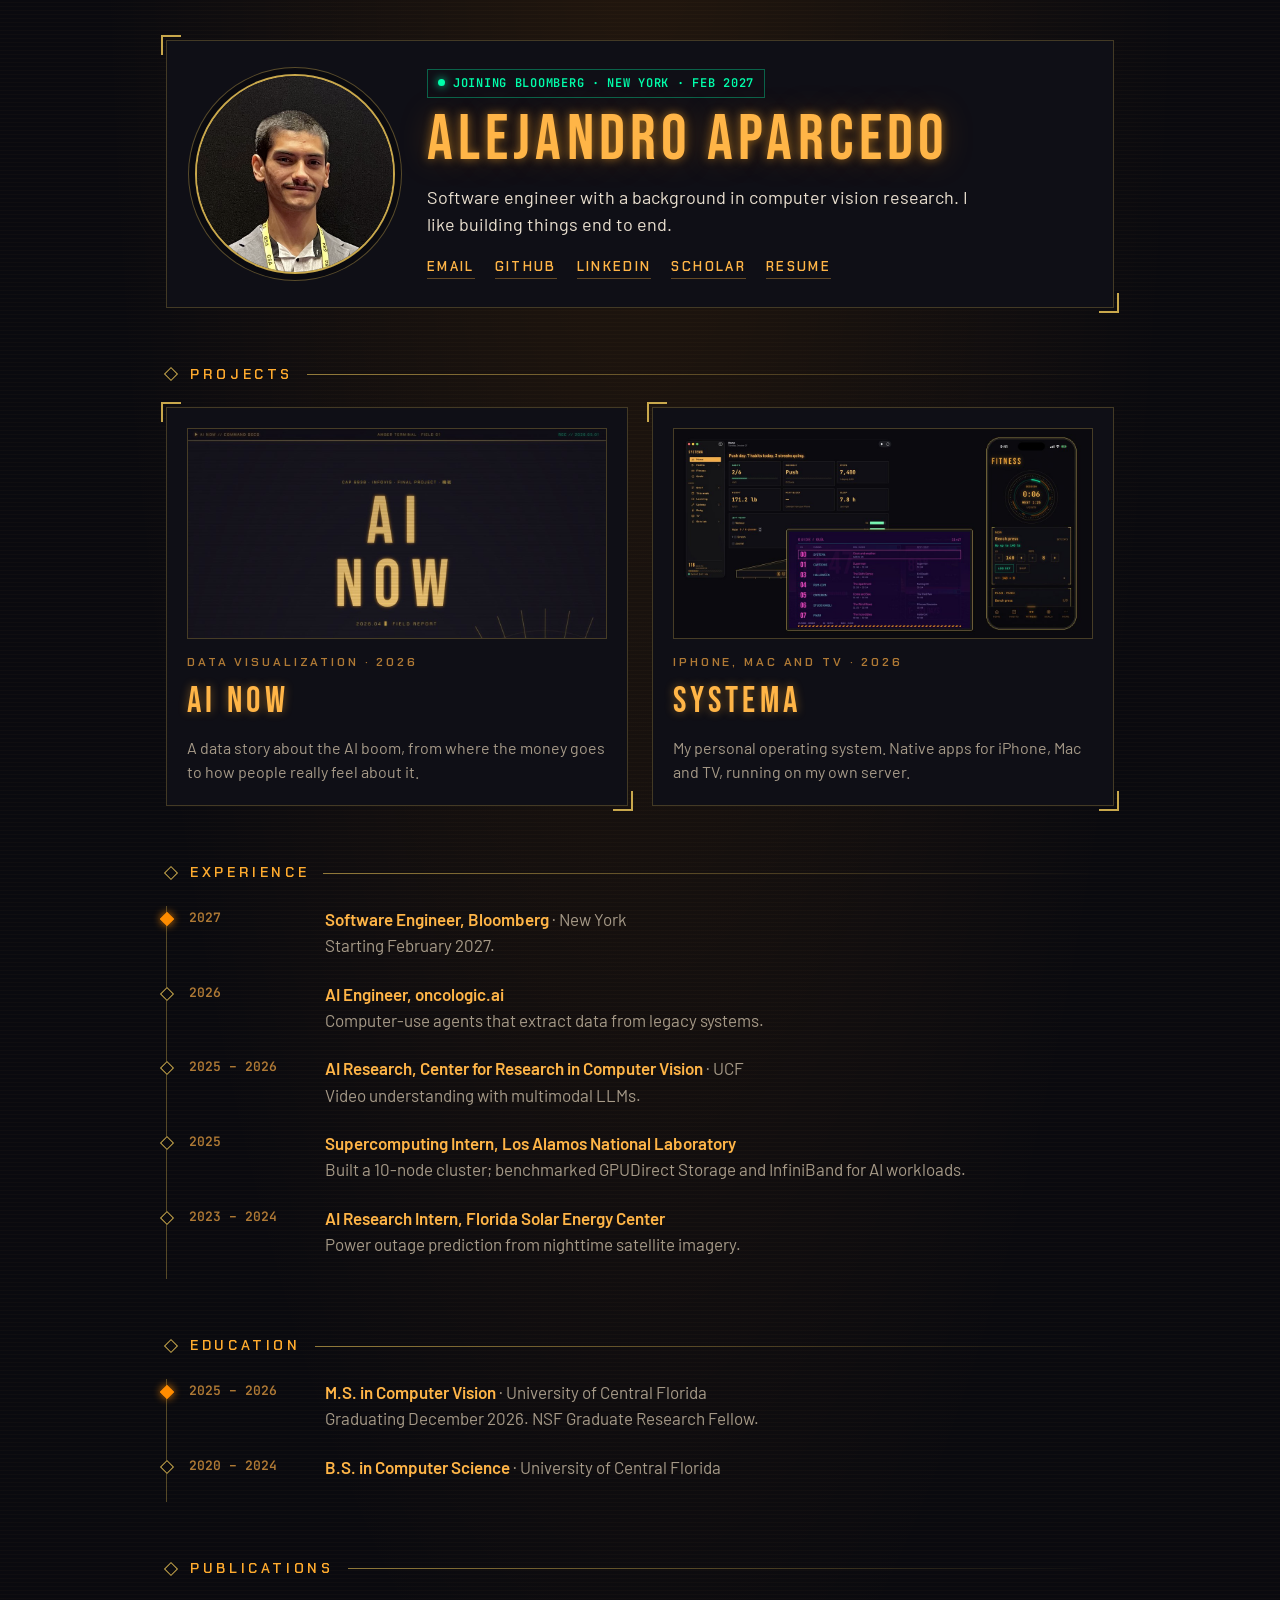
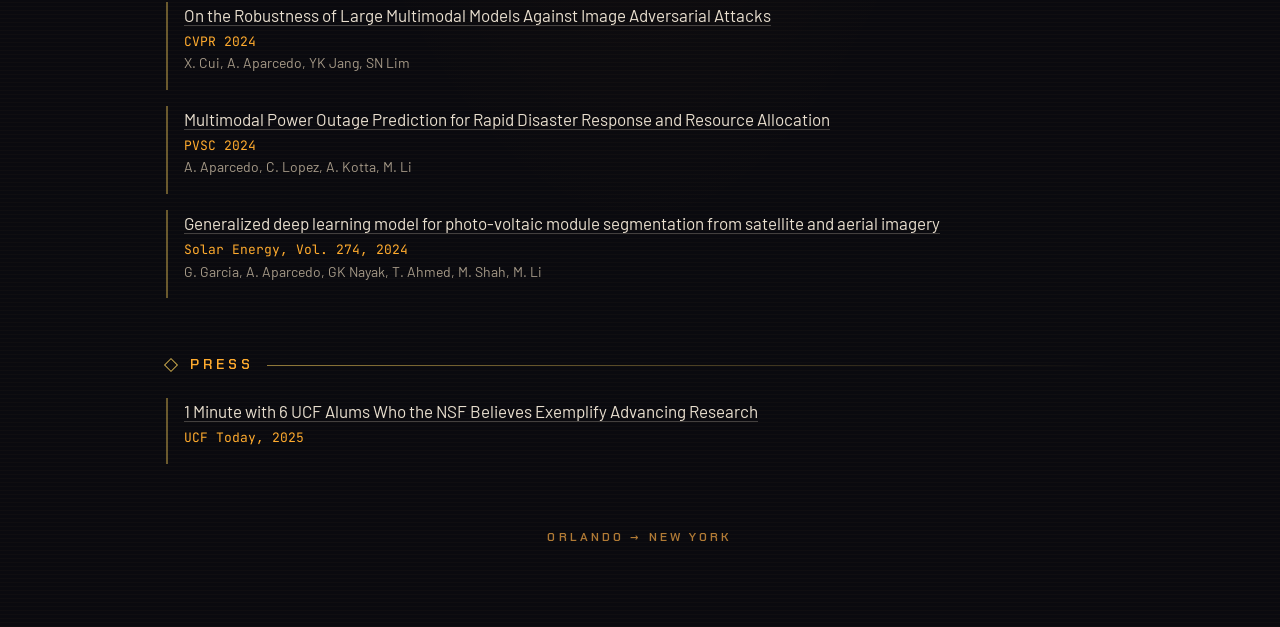
<file: index.html>
<!doctype html>
<html lang="en">
  <head>
    <meta charset="utf-8">
    <meta name="viewport" content="width=device-width, initial-scale=1">
    <title>Alejandro Aparcedo</title>
    <meta name="description" content="Alejandro Aparcedo: software engineer joining Bloomberg in New York, M.S. in Computer Vision at UCF.">
    <link rel="preconnect" href="https://fonts.googleapis.com">
    <link rel="preconnect" href="https://fonts.gstatic.com" crossorigin>
    <link href="https://fonts.googleapis.com/css2?family=Bebas+Neue&family=Chakra+Petch:wght@600&family=JetBrains+Mono:wght@500;600&family=Barlow:wght@400;500;600&display=swap" rel="stylesheet">
    <link rel="stylesheet" href="style.css">
  </head>
  <body>
    <main>

      <header class="hero panel">
        <img src="assets/hshot.png" class="portrait" alt="Alejandro Aparcedo">
        <div>
          <div class="chips">
            <span class="chip"><i class="dot"></i>Joining Bloomberg · New York · Feb 2027</span>
          </div>
          <h1>Alejandro Aparcedo</h1>
          <p class="lede">Software engineer with a background in computer vision research. I like building things end to end.</p>
          <nav class="links">
            <a href="mailto:aaparcedo.io@gmail.com">Email</a>
            <a href="https://github.com/aaparcedo">GitHub</a>
            <a href="https://www.linkedin.com/in/alejandro-aparcedo">LinkedIn</a>
            <a href="https://scholar.google.com/citations?user=Vf-MwHEAAAAJ&hl=en">Scholar</a>
            <a href="/resume.pdf">Resume</a>
          </nav>
        </div>
      </header>

      <section>
        <h2><span>Projects</span></h2>
        <div class="cards">
          <a class="card panel" href="/ai-now/">
            <img src="assets/ai-now.jpg" alt="AI Now title screen">
            <div class="label">Data visualization · 2026</div>
            <h3>AI Now</h3>
            <p>A data story about the AI boom, from where the money goes to how people really feel about it.</p>
          </a>
          <div class="card panel">
            <img src="assets/systema.jpg" alt="Systema on a Mac, a TV and an iPhone">
            <div class="label">iPhone, Mac and TV · 2026</div>
            <h3>Systema</h3>
            <p>My personal operating system. Native apps for iPhone, Mac and TV, running on my own server.</p>
          </div>
        </div>
      </section>

      <section>
        <h2><span>Experience</span></h2>
        <ol class="timeline">
          <li>
            <time>2027</time>
            <div><b>Software Engineer, Bloomberg</b> · New York<br>Starting February 2027.</div>
          </li>
          <li>
            <time>2026</time>
            <div><b>AI Engineer, oncologic.ai</b><br>Computer-use agents that extract data from legacy systems.</div>
          </li>
          <li>
            <time>2025 – 2026</time>
            <div><b>AI Research, Center for Research in Computer Vision</b> · UCF<br>Video understanding with multimodal LLMs.</div>
          </li>
          <li>
            <time>2025</time>
            <div><b>Supercomputing Intern, Los Alamos National Laboratory</b><br>Built a 10-node cluster; benchmarked GPUDirect Storage and InfiniBand for AI workloads.</div>
          </li>
          <li>
            <time>2023 – 2024</time>
            <div><b>AI Research Intern, Florida Solar Energy Center</b><br>Power outage prediction from nighttime satellite imagery.</div>
          </li>
        </ol>
      </section>

      <section>
        <h2><span>Education</span></h2>
        <ol class="timeline">
          <li>
            <time>2025 – 2026</time>
            <div><b>M.S. in Computer Vision</b> · University of Central Florida<br>Graduating December 2026. NSF Graduate Research Fellow.</div>
          </li>
          <li>
            <time>2020 – 2024</time>
            <div><b>B.S. in Computer Science</b> · University of Central Florida</div>
          </li>
        </ol>
      </section>

      <section>
        <h2><span>Publications</span></h2>
        <ul class="record">
          <li>
            <a href="https://openaccess.thecvf.com/content/CVPR2024/papers/Cui_On_the_Robustness_of_Large_Multimodal_Models_Against_Image_Adversarial_CVPR_2024_paper.pdf">On the Robustness of Large Multimodal Models Against Image Adversarial Attacks</a>
            <span class="venue">CVPR 2024</span>
            <span class="authors">X. Cui, A. Aparcedo, YK Jang, SN Lim</span>
          </li>
          <li>
            <a href="https://arxiv.org/abs/2410.00017">Multimodal Power Outage Prediction for Rapid Disaster Response and Resource Allocation</a>
            <span class="venue">PVSC 2024</span>
            <span class="authors">A. Aparcedo, C. Lopez, A. Kotta, M. Li</span>
          </li>
          <li>
            <a href="https://www.sciencedirect.com/science/article/abs/pii/S0038092X24002330">Generalized deep learning model for photo-voltaic module segmentation from satellite and aerial imagery</a>
            <span class="venue">Solar Energy, Vol. 274, 2024</span>
            <span class="authors">G. Garcia, A. Aparcedo, GK Nayak, T. Ahmed, M. Shah, M. Li</span>
          </li>
        </ul>
      </section>

      <section>
        <h2><span>Press</span></h2>
        <ul class="record">
          <li>
            <a href="https://www.ucf.edu/news/1-minute-with-6-ucf-alums-who-the-nsf-believes-exemplify-advancing-research/">1 Minute with 6 UCF Alums Who the NSF Believes Exemplify Advancing Research</a>
            <span class="venue">UCF Today, 2025</span>
          </li>
        </ul>
      </section>

      <footer>Orlando → New York</footer>
    </main>
  </body>
</html>
</file>
<file: style.css>
/* Command Deco, softened for reading: amber headings and gold structure,
   warm off-white body text. */
:root {
    --field: #0A0A0F;
    --surface: #0F0F16;
    --phosphor: #FFB547;
    --accent: #FFAB2E;
    --logged: #FF8C00;
    --confirm: #00FFAB;
    --gold: #C9A84C;
    --muted: #B07A35;
    --text: #E9DFCF;
    --text-dim: #A69A88;
}

* { box-sizing: border-box; }

body {
    margin: 0;
    background:
        repeating-linear-gradient(0deg, rgba(255, 181, 71, .025) 0 1px, transparent 1px 4px),
        radial-gradient(ellipse at 50% -10%, rgba(255, 140, 0, .10), transparent 60%),
        var(--field);
    color: var(--text);
    font-family: 'Barlow', system-ui, sans-serif;
    font-size: 17px;
    line-height: 1.55;
}

main {
    max-width: 980px;
    margin: 0 auto;
    padding: 40px 16px 80px;
}

a { color: var(--phosphor); text-decoration: none; border-bottom: 1px solid rgba(255, 181, 71, .35); }
a:hover { border-bottom-color: var(--phosphor); }

/* Panels with Deco corner brackets */
.panel {
    position: relative;
    background: var(--surface);
    border: 1px solid rgba(201, 168, 76, .28);
    padding: 28px;
}
.panel::before, .panel::after {
    content: "";
    position: absolute;
    width: 18px;
    height: 18px;
    border: 2px solid var(--gold);
}
.panel::before { top: -6px; left: -6px; border-right: 0; border-bottom: 0; }
.panel::after { bottom: -6px; right: -6px; border-left: 0; border-top: 0; }

/* Hero */
.hero {
    display: grid;
    grid-template-columns: 200px 1fr;
    gap: 32px;
    align-items: center;
}
.portrait {
    width: 200px;
    height: 200px;
    border-radius: 50%;
    object-fit: cover;
    border: 2px solid var(--gold);
    box-shadow: 0 0 0 6px var(--field), 0 0 0 7px rgba(201, 168, 76, .4);
}
h1 {
    font-family: 'Bebas Neue', sans-serif;
    font-weight: 400;
    font-size: 64px;
    line-height: 1;
    letter-spacing: .08em;
    color: var(--phosphor);
    text-shadow: 0 0 10px rgba(255, 171, 46, .55), 0 0 32px rgba(255, 140, 0, .25);
    margin: 10px 0 12px;
}
.lede { margin: 0 0 18px; max-width: 560px; color: var(--text); font-size: 18px; }
.chips { display: flex; flex-wrap: wrap; gap: 8px; }
.chip {
    font-family: 'JetBrains Mono', monospace;
    font-size: 12px;
    font-weight: 600;
    letter-spacing: .06em;
    text-transform: uppercase;
    color: var(--confirm);
    border: 1px solid rgba(0, 255, 171, .35);
    padding: 4px 10px;
}
.dot {
    display: inline-block;
    width: 7px;
    height: 7px;
    margin-right: 8px;
    border-radius: 50%;
    background: var(--confirm);
    box-shadow: 0 0 8px var(--confirm);
    vertical-align: 1px;
}
.links { display: flex; flex-wrap: wrap; gap: 6px 20px; }
.links a {
    font-family: 'Chakra Petch', sans-serif;
    font-weight: 600;
    font-size: 13px;
    letter-spacing: .18em;
    text-transform: uppercase;
}

/* Section titles: tactical label with a gold rule */
section { margin-top: 56px; }
h2 {
    display: flex;
    align-items: center;
    gap: 14px;
    margin: 0 0 22px;
    font-family: 'Chakra Petch', sans-serif;
    font-weight: 600;
    font-size: 14px;
    letter-spacing: .26em;
    text-transform: uppercase;
    color: var(--accent);
}
h2::before { content: ""; width: 8px; height: 8px; transform: rotate(45deg); border: 1px solid var(--gold); }
h2::after { content: ""; flex: 1; height: 1px; background: linear-gradient(90deg, var(--gold), transparent); opacity: .7; }

/* Project cards */
.cards { display: grid; grid-template-columns: repeat(2, 1fr); gap: 24px; }
.card { display: block; padding: 20px; border-bottom: 1px solid rgba(201, 168, 76, .28); color: var(--text); }
.card:hover { border-color: rgba(201, 168, 76, .7); }
.card img { width: 100%; display: block; border: 1px solid rgba(201, 168, 76, .3); margin-bottom: 14px; }
.card p { margin: 6px 0 0; color: var(--text-dim); font-size: 16px; }
.label {
    font-family: 'Chakra Petch', sans-serif;
    font-weight: 600;
    font-size: 12px;
    letter-spacing: .24em;
    text-transform: uppercase;
    color: var(--muted);
}
h3 {
    font-family: 'Bebas Neue', sans-serif;
    font-weight: 400;
    font-size: 36px;
    letter-spacing: .12em;
    color: var(--phosphor);
    text-shadow: 0 0 10px rgba(255, 171, 46, .45);
    margin: 2px 0 0;
}

/* Timeline */
.timeline { list-style: none; margin: 0; padding: 0; border-left: 1px solid rgba(201, 168, 76, .4); }
.timeline li {
    position: relative;
    display: grid;
    grid-template-columns: 120px 1fr;
    gap: 16px;
    padding: 0 0 22px 22px;
}
.timeline li::before {
    content: "";
    position: absolute;
    left: -5px;
    top: 8px;
    width: 8px;
    height: 8px;
    transform: rotate(45deg);
    background: var(--field);
    border: 1px solid var(--gold);
}
.timeline li:first-child::before { background: var(--logged); border-color: var(--logged); box-shadow: 0 0 8px var(--logged); }
time {
    font-family: 'JetBrains Mono', monospace;
    font-size: 13px;
    font-weight: 600;
    color: var(--muted);
    padding-top: 2px;
}
.timeline b { color: var(--phosphor); font-weight: 600; }
.timeline div { color: var(--text-dim); }

/* Publications and press */
.record { list-style: none; margin: 0; padding: 0; }
.record li {
    padding: 0 0 16px 16px;
    margin-bottom: 16px;
    border-left: 2px solid rgba(201, 168, 76, .5);
}
.record a { color: var(--text); border-bottom-color: rgba(233, 223, 207, .25); }
.record a:hover { color: var(--phosphor); border-bottom-color: var(--phosphor); }
.venue { display: block; font-family: 'JetBrains Mono', monospace; font-size: 13px; color: var(--accent); margin-top: 4px; }
.authors { display: block; font-size: 14px; color: var(--text-dim); }

footer {
    margin-top: 64px;
    text-align: center;
    font-family: 'Chakra Petch', sans-serif;
    font-weight: 600;
    font-size: 12px;
    letter-spacing: .26em;
    text-transform: uppercase;
    color: var(--muted);
}

@media (max-width: 760px) {
    main { padding-top: 24px; }
    .hero { grid-template-columns: 1fr; justify-items: center; text-align: center; gap: 20px; }
    .portrait { width: 150px; height: 150px; }
    h1 { font-size: 46px; }
    .chips, .links { justify-content: center; }
    .timeline li { grid-template-columns: 1fr; gap: 2px; }
    .cards { grid-template-columns: 1fr; }
}
</file>
